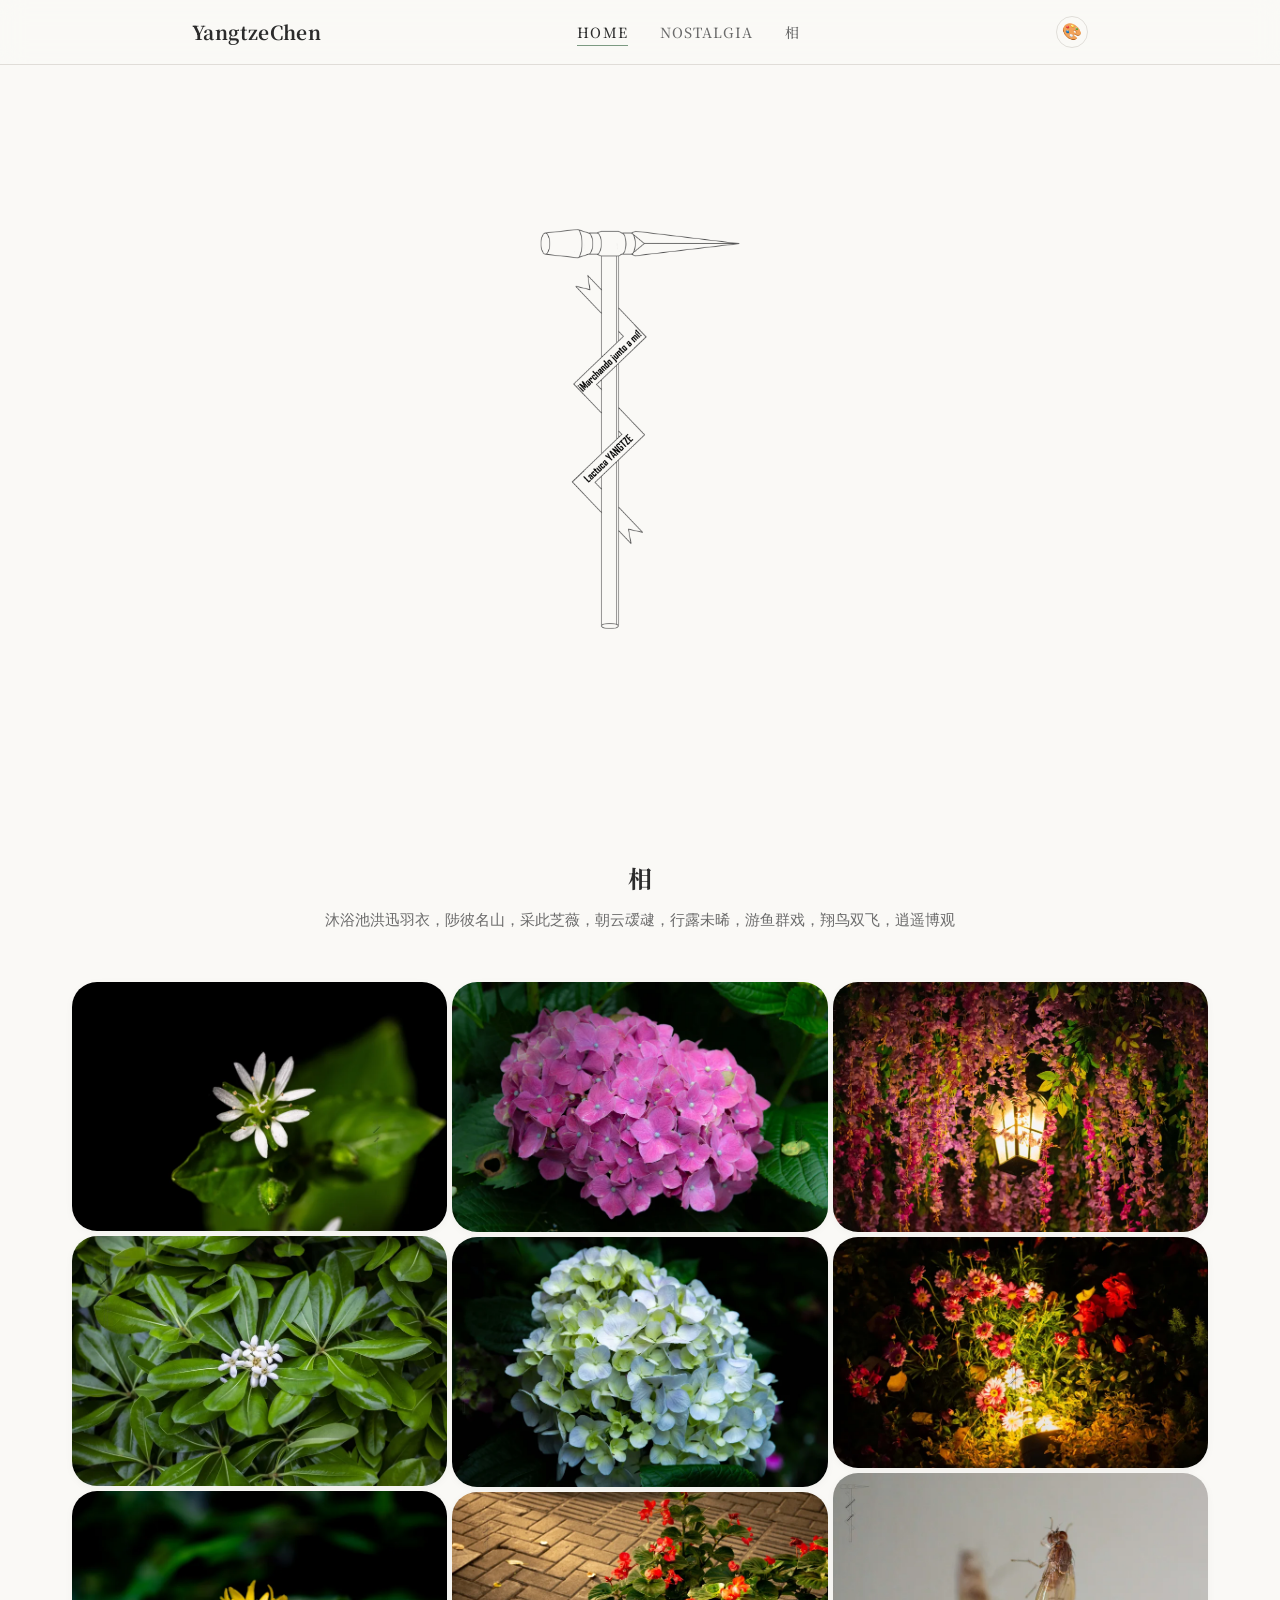
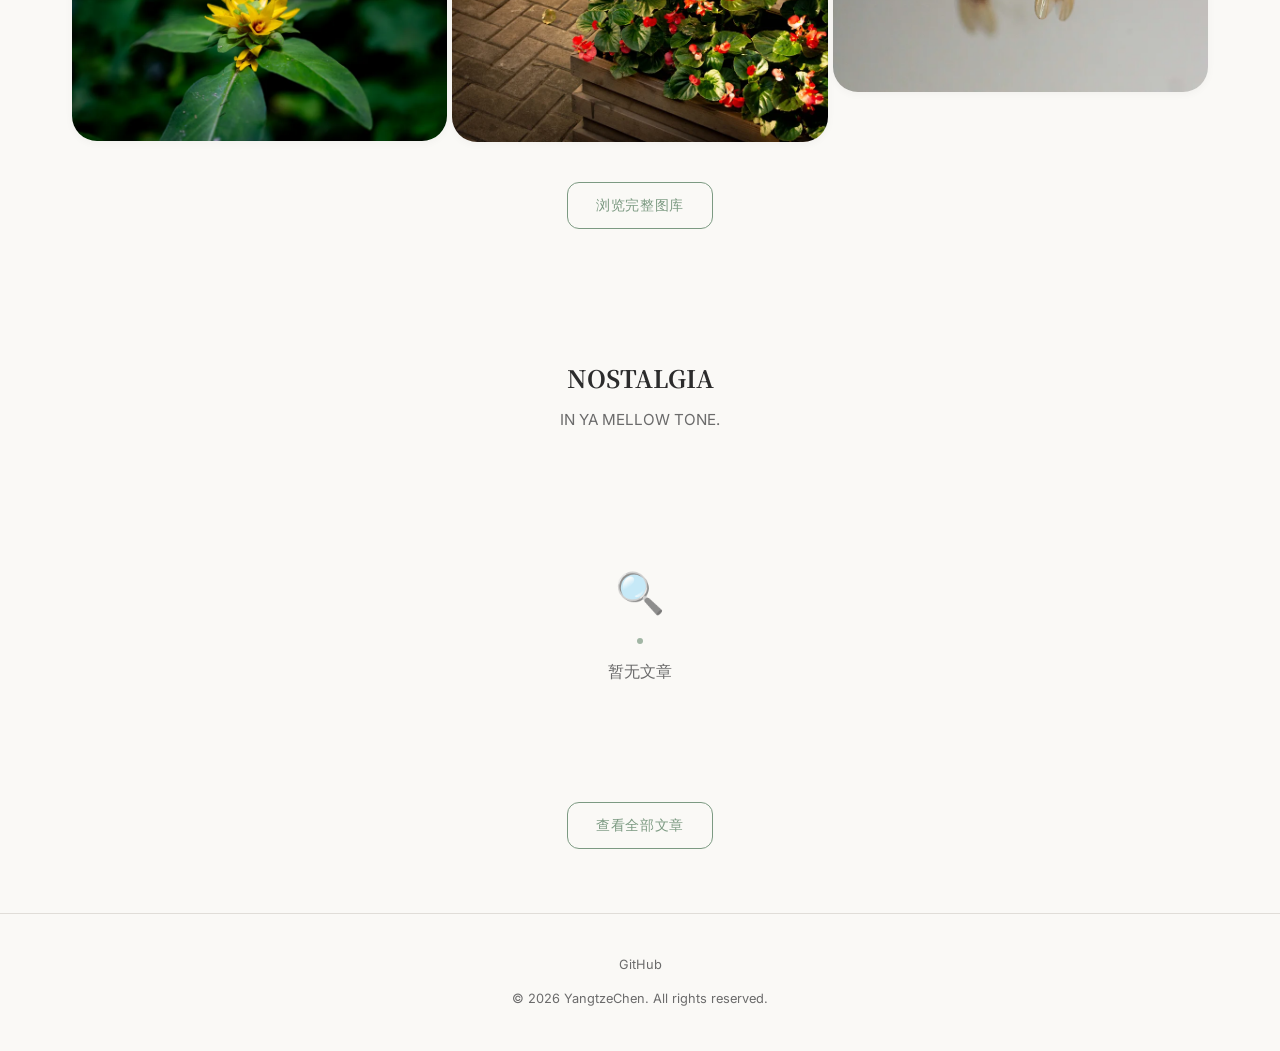
<file: index.html>
<!DOCTYPE html>
<html lang="zh-CN">

<head>
  <meta charset="UTF-8">
  <meta name="viewport" content="width=device-width, initial-scale=1.0">
  <title>何时倚虚幌?</title>
  <meta name="description" content="YangtzeChen 的个人博客 — 记录思考、创作与生活。">
  <link rel="stylesheet" href="css/style.css">
</head>

<body>

  <!-- Navigation -->
  <nav class="site-nav" id="site-nav">
    <div class="container nav-inner">
      <a href="/" class="nav-logo">YangtzeChen</a>
      <button class="nav-toggle" id="nav-toggle" aria-label="Toggle navigation">
        <span></span><span></span><span></span>
      </button>
      <ul class="nav-links" id="nav-links">
        <li><a href="/" class="active">HOME</a></li>
        <li><a href="/blog/">NOSTALGIA</a></li>
        <li><a href="/gallery/">相</a></li>
      </ul>
      <div class="theme-picker" id="theme-picker">
        <button class="theme-toggle-btn" aria-label="切换主题">🎨</button>
        <div class="theme-dropdown"></div>
      </div>
    </div>
  </nav>

  <!-- Hero
  <section class="hero fade-in">
    <div class="container">
      <p class="hero-greeting">Welcome to here!</p>
      <h1>我是 YangtzeChen</h1>
      <p class="hero-sub">
        在这里,记录影像。
      </p>
      <div class="hero-divider"></div>
    </div>
  </section>
  -->

  <!-- About
  <section class="section fade-in">
    <div class="container">
      <h2 class="section-title">关于我</h2>
      <p class="section-subtitle">
        一个热爱探索和记录生活的人。喜欢摄影、技术和不期而遇的风景。
      </p>
    </div>
  </section>
  -->



  <!-- Home Logo Section -->
  <section class="home-logo-section fade-in">
    <div class="container text-center" style="display: flex; justify-content: center; align-items: center; margin-bottom: 2rem;">
      <img class="home-logo" src="[data-uri]" class="home-logo" alt="Logo">
    </div>
  </section>
<section class="section fade-in" id="latest-photography-section">
    <div class="container-wide">

      <h2 class="section-title">相</h2>
      <p class="section-subtitle">沐浴池洪迅羽衣，陟彼名山，采此芝薇，朝云叆叇，行露未晞，游鱼群戏，翔鸟双飞，逍遥博观</p>
      <div class="gallery-masonry" id="latest-photography">
        <div class="spinner"></div>
      </div>
      <div class="text-center" style="margin-top: 2.5rem;">
        <a href="/gallery/" class="btn">浏览完整图库</a>
      </div>
    </div>
  </section>

  <!-- Latest Posts -->
  <section class="section fade-in" id="latest-posts-section">
    <div class="container">
      <h2 class="section-title">NOSTALGIA</h2>
      <p class="section-subtitle">IN YA MELLOW TONE.</p>
      <div class="post-grid" id="latest-posts">
        <div class="spinner"></div>
      </div>
      <div class="text-center" style="margin-top: 2.5rem;">
        <a href="/blog/" class="btn">查看全部文章</a>
      </div>
    </div>
  </section>

  <!-- Footer -->
  <footer class="site-footer">
    <div class="container">
      <div class="footer-social">
        <a href="https://github.com/YangtzeChen" target="_blank" rel="noopener" aria-label="GitHub">GitHub</a>
      </div>
      <p>&copy; 2026 YangtzeChen. All rights reserved.</p>
    </div>
  </footer>

  <script src="/js/marked.min.js"></script>
  <script src="js/main.js"></script>
</body>

</html>
</file>
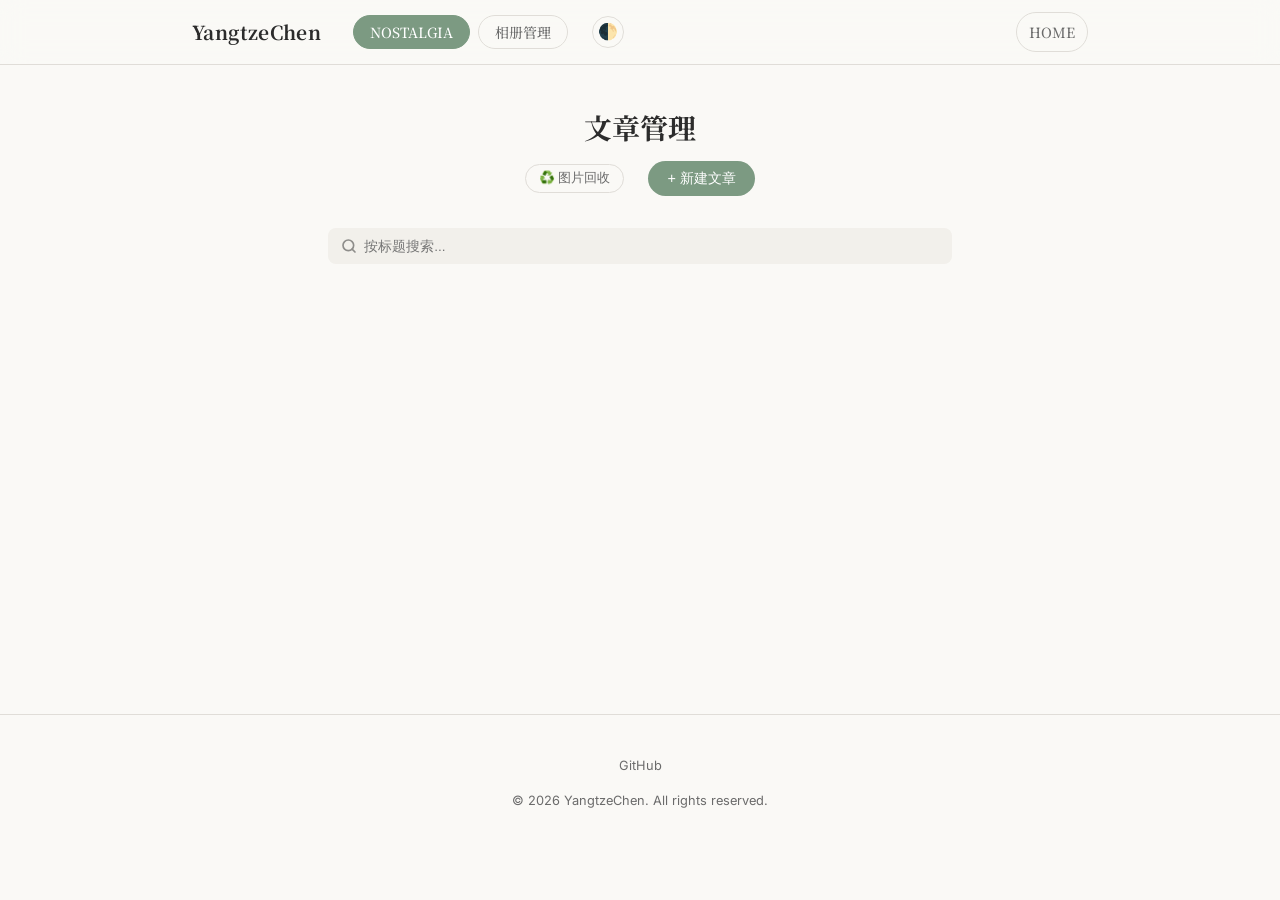
<file: admin/index.html>
<!DOCTYPE html>
<html lang="zh-CN">
<head>
  <meta charset="UTF-8">
  <meta name="viewport" content="width=device-width, initial-scale=1.0">
  <title>工作台</title>
  <link rel="stylesheet" href="/css/style.css">
  <link rel="stylesheet" href="/admin/css/cms.css">
  <link href="https://cdn.quilljs.com/1.3.7/quill.snow.css" rel="stylesheet">
</head>
<body>

  <!-- 管理导航 -->
  <nav class="cms-nav">
    <div class="container nav-inner">
      <a href="/" class="cms-logo">YangtzeChen</a>
      <div class="cms-tabs" style="position: relative; z-index: 101;">
        <button id="tab-articles" class="active" data-tab="articles">NOSTALGIA</button>
        <button id="tab-gallery" data-tab="gallery">相册管理</button>
      </div>
      
      <!-- Theme Picker -->
      <div class="theme-picker">
        <button class="theme-toggle-btn" id="theme-toggle-btn" aria-label="Toggle Theme">
          🌓
        </button>
        <div class="theme-dropdown" id="theme-dropdown">
          <button class="theme-dot active" data-theme="light" style="--dot-color: #FAF9F6;" title="Light"></button>
          <button class="theme-dot" data-theme="dark" style="--dot-color: #1a1a2e;" title="Dark"></button>
          <button class="theme-dot" data-theme="pale-red" style="--dot-color: #FFF5F5;" title="Pale Red"></button>
          <button class="theme-dot" data-theme="water-blue" style="--dot-color: #F0F8FF;" title="Water Blue"></button>
          <button class="theme-dot" data-theme="grass-green" style="--dot-color: #F5FFF5;" title="Grass Green"></button>
        </div>
      </div>

      <a href="/" class="cms-back">HOME</a>
    </div>
  </nav>

  <!-- 主内容 -->
  <main class="cms-main">

    <!-- 文章列表 -->
    <section class="section" id="list-view">
      <div class="container">
        <div class="section-head">
          <h1 class="section-title">文章管理</h1>
          <div class="section-actions">
            <button id="btn-recycle-images" class="btn-ghost btn-sm" title="清理 blog_image 中未使用的图片">♻️ 图片回收</button>
            <button id="btn-new-article" class="btn-primary">+ 新建文章</button>
          </div>
        </div>
        <!-- 搜索功能 -->
        <div class="cms-search-container">
          <div class="cms-search-wrap">
            <input type="text" id="cms-search-input" class="field-input" placeholder="按标题搜索...">
            <span class="search-icon">
              <svg viewBox="0 0 24 24"><circle cx="11" cy="11" r="8"></circle><line x1="21" y1="21" x2="16.65" y2="16.65"></line></svg>
            </span>
          </div>
        </div>
      </div>
      <div class="container-wide">
        <div class="post-grid" id="article-list"></div>
      </div>
    </section>

    <!-- 相册管理 -->
    <section class="section" id="gallery-manager-view" style="display:none;">
      <div class="container">
        <div class="section-head">
          <h1 class="section-title">相册管理</h1>
          <p class="section-subtitle">管理 Gallery 文件夹中的照片</p>
          <div class="section-actions">
            <button id="btn-upload-gallery" class="btn-primary">+ 上传照片</button>
          </div>
        </div>
      </div>
      <div class="container-wide">
        <div class="gallery-manager-grid" id="gallery-manager-list">
          <div class="spinner"></div>
        </div>
      </div>
    </section>

    <!-- 照片上传弹窗 -->
    <div id="gallery-upload-modal" class="auth-overlay" style="display:none;">
      <div class="auth-card fade-in">
        <h2 class="auth-title">上传照片</h2>
        <p class="auth-desc">照片将存储在 Gallery 文件夹，可用于全站展示及文章引用。</p>
        
        <form id="gallery-upload-form">
          <div class="field-group">
            <label class="field-label">照片文件</label>
            <div class="upload-area" id="gallery-drop-zone">
              <input type="file" id="gallery-file-input" accept="image/*" style="display:none;">
              <div class="upload-placeholder">
                <span class="icon">📷</span>
                <p>点击或拖拽上传</p>
              </div>
              <img id="gallery-preview-img" class="upload-preview" style="display:none;">
            </div>
          </div>

          <div class="field-group">
            <label class="field-label">标题 (小于20字)</label>
            <input type="text" id="gallery-title-input" class="field-input" maxlength="20" placeholder="为照片起个名字" required>
          </div>

          <div class="field-group">
            <label class="field-label">描述 (小于200字)</label>
            <textarea id="gallery-desc-input" class="field-input" maxlength="200" rows="3" placeholder="添加一段背后的故事..."></textarea>
          </div>

          <div class="auth-actions mt-4">
            <button type="button" id="btn-cancel-upload" class="btn-secondary">取消</button>
            <button type="submit" id="btn-confirm-upload" class="btn-primary">开始上传</button>
          </div>
        </form>


      </div>
    </div>

    <!-- 相册选择器弹窗 (用于 Quill 引用) -->
    <div id="gallery-picker-modal" class="auth-overlay" style="display:none;">
      <div class="auth-card fade-in" style="max-width: 600px;">
        <h2 class="auth-title">从相册选择照片</h2>
        <p class="auth-desc">点击照片以将其插入文章正文。</p>
        <div class="cover-gallery-grid" id="quill-gallery-grid" style="max-height: 400px; grid-template-columns: repeat(auto-fill, minmax(110px, 1fr));">
          <!-- 动态加载 -->
        </div>
        <div class="auth-actions mt-4">
          <button type="button" id="btn-close-picker" class="btn-secondary">退出</button>
        </div>
      </div>
    </div>

    <!-- 文章编辑表单 -->
    <section class="post-article" id="form-view" style="display:none;">
      <div class="container">
        <a href="#" class="back-link" id="back-to-list">← 返回列表</a>
        <div class="form-card">
          <div class="form-card-header">
            <h1 id="form-title" class="form-card-title">保存并同步</h1>
            <div class="form-card-actions">
              <button type="button" id="btn-publish" class="btn-primary">保存并同步到 GitHub</button>
            </div>
          </div>

          <form id="article-form" class="form-fields">
            <!-- 隐藏字段：slug -->
            <input type="hidden" id="post-slug">

            <!-- 日期（自动填充，不可见） -->
            <input type="hidden" id="post-date">
            <input type="hidden" id="post-updated">

            <!-- 标题 -->
            <div class="field-group">
              <label class="field-label" for="post-title">标题 <span id="title-count" class="char-count">0/50</span></label>
              <input type="text" id="post-title" class="field-input" maxlength="50" placeholder="输入文章标题" required>
            </div>

            <!-- 摘要 -->
            <div class="field-group">
              <label class="field-label" for="post-excerpt">摘要 <span id="excerpt-count" class="char-count">0/300</span></label>
              <textarea id="post-excerpt" class="field-input" maxlength="300" rows="3" placeholder="输入文章摘要（可选）"></textarea>
            </div>

            <!-- 封面 -->
            <!-- 封面 -->
            <div class="cover-layout">
              <!-- 第一框：封面色 -->
              <div class="cover-box">
                <label class="field-label">封面色</label>
                <div class="color-picker-wrap" id="color-picker-wrap">
                  <div class="color-presets" id="color-presets">
                    <button type="button" class="color-preset" data-color="#E98181" style="background: linear-gradient(135deg, #E98181, #E5966D)"></button>
                    <button type="button" class="color-preset" data-color="#70ABA7" style="background: linear-gradient(135deg, #70ABA7, #6B918D)"></button>
                    <button type="button" class="color-preset" data-color="#68A1AE" style="background: linear-gradient(135deg, #68A1AE, #5891B7)"></button>
                    <button type="button" class="color-preset" data-color="#8C7D92" style="background: linear-gradient(135deg, #8C7D92, #7F6889)"></button>
                    <button type="button" class="color-preset" data-color="#CE9437" style="background: linear-gradient(135deg, #CE9437, #C18047)"></button>
                    <button type="button" class="color-preset" data-color="#53A777" style="background: linear-gradient(135deg, #53A777, #478E65)"></button>
                    <button type="button" class="color-preset" data-color="#C6675D" style="background: linear-gradient(135deg, #C6675D, #9D564E)"></button>
                    <button type="button" class="color-preset" data-color="#3A9C89" style="background: linear-gradient(135deg, #3A9C89, #318574)"></button>
                  </div>
                  <div class="custom-color-row">
                    <input type="color" id="custom-color" value="#E98181">
                    <input type="text" id="custom-color-text" class="field-input custom-color-text" value="#E98181" placeholder="#RRGGBB" maxlength="7">
                  </div>
                </div>
              </div>

              <!-- 第二框：封面图片 -->
              <div class="cover-box">
                <label class="field-label">封面图片</label>
                <div class="cover-image-picker">
                  <div class="cover-tabs">
                    <button type="button" class="active" data-mode="gallery">相册</button>
                    <button type="button" data-mode="url">URL</button>
                    <button type="button" data-mode="upload">上传</button>
                  </div>
                    <div class="cover-mode-content">
                      <div id="cover-gallery-wrap">
                        <button type="button" id="btn-open-cover-picker" class="btn-ghost w-full" style="padding: 2rem; border-style: dashed; border-radius: 8px;">
                          🖼️ 从相册选择照片
                        </button>
                      </div>
                      <div id="cover-url-wrap" style="display:none" class="upload-row">
                      <input type="url" id="cover-url-input" class="field-input" placeholder="输入图片URL，如 https://...">
                      <button type="button" id="btn-apply-url" class="btn-primary btn-sm" style="white-space:nowrap; border-radius:6px; margin-left:8px;">确定</button>
                    </div>
                    <div id="cover-upload-wrap" style="display:none" class="upload-row">
                      <label for="cover-upload-input" class="upload-label btn-ghost btn-sm">选择文件</label>
                      <input type="file" id="cover-upload-input" accept="image/*">
                    </div>
                    <button type="button" id="btn-clear-cover" class="btn-ghost btn-sm" style="display:none">清除</button>
                  </div>
                </div>
              </div>

              <!-- 第三框：预览 -->
              <div class="cover-box">
                <div style="display:flex; justify-content:space-between; align-items:center;">
                  <label class="field-label">预览 (可拖动缩放裁切)</label>
                  <button type="button" id="btn-autofit" class="btn-ghost btn-sm" style="color:#53A777; border-color:#53A777; padding: 0.15rem 0.4rem; border-radius: 4px; font-size:0.75rem;">自适应</button>
                </div>
                <div class="cover-preview" id="cover-preview" style="margin-top: 0.5rem;">
                  <div class="post-card-body" id="cover-overlay-sync" style="z-index: 10; display: flex;">
                    <div class="post-card-header-row">
                      <h3 class="post-card-title" id="sync-title">无标题</h3>
                      <div class="post-card-dates">
                        <span class="post-time-brief" id="sync-lt">LT: </span>
                        <span class="post-time-brief" id="sync-ct">CT: </span>
                      </div>
                    </div>
                    <p class="post-card-excerpt" id="sync-excerpt"></p>
                  </div>
                </div>
                <div class="cover-zoom-ctrl" id="cover-zoom-ctrl" style="display:none; margin-top:0.75rem; align-items:center; gap: 0.5rem; font-size: 0.8rem; color: var(--text-muted);">
                  <span>🔍 小</span>
                  <input type="range" id="cover-zoom-range" min="0.1" max="5" step="0.01" value="1" style="flex:1; cursor: pointer;">
                  <span>大</span>
                </div>
              </div>
            </div>

            <!-- 可见性 -->
            <div class="field-item flex-between">
              <label class="field-label">公开显示</label>
              <label class="switch">
                <input type="checkbox" id="post-visible" checked>
                <span class="slider round"></span>
              </label>
            </div>
            
            <!-- 正文 -->
            <div class="field-group">
              <label class="field-label">正文</label>
              <div id="quill-editor" style="height: 400px;"></div>
            </div>
          </form>
          

        </div>
      </div>
    </section>

    <!-- 权限认证弹窗 (Aero Style) -->
    <div id="cms-auth-modal" class="auth-overlay" style="display:none;">
      <div class="auth-card fade-in">
        <h2 class="auth-title">权限认证</h2>
        <p class="auth-desc">请输入您的 GitHub 访问令牌与会话 PIN 码以解锁。一旦关闭页面，登录状态将立即销毁。</p>
        
        <div id="auth-setup-fields">
          <div class="field-group">
            <label class="field-label">GitHub Personal Access Token (PAT)</label>
            <input type="password" id="auth-token-input" class="field-input" placeholder="ghp_xxxxxxxxxxxx">
          </div>
        </div>

        <div class="field-group">
          <label class="field-label">会话解锁 PIN 码 (Session PIN)</label>
          <input type="password" id="auth-pin-input" class="field-input" placeholder="输入 4-8 位数字或字母">
        </div>

        <div class="auth-actions">
          <button id="btn-auth-unlock" class="btn-primary w-full">解锁后台</button>
        </div>
        <p class="auth-footer">Token 将进行 AES-GCM 加密并仅存于会话缓存中。</p>
      </div>
    </div>

  <!-- Global UI Mutex Lock (Anti-collision) -->
  <div id="global-mutex-overlay" class="mutex-overlay" style="display:none;">
    <div class="mutex-content">
      <div class="mutex-spinner"></div>
      <p id="mutex-text" class="mutex-text">正在同步至 GitHub，请勿关闭页面...</p>
      <div id="mutex-countdown" class="mutex-countdown" style="display:none; font-size: 1.5rem; font-weight: bold; color: var(--accent); margin: 10px 0;"></div>
      <div class="mutex-progress">
        <div id="mutex-bar" class="mutex-progress-bar" style="width: 0%;"></div>
      </div>
      <p id="mutex-step" class="mutex-step"></p>
    </div>
  </div>

  <footer class="site-footer">
    <div class="container">
      <div class="footer-social">
        <a href="https://github.com/YangtzeChen" target="_blank" rel="noopener">GitHub</a>
      </div>
      <p>&copy; 2026 YangtzeChen. All rights reserved.</p>
    </div>
  </footer>

  <script src="https://cdn.quilljs.com/1.3.7/quill.min.js"></script>
  <script src="/admin/js/auth.js?v=0326.3"></script>
  <script src="/admin/js/github.js?v=0326.3"></script>
  <script src="/admin/js/app.js?v=0326.5"></script>
</body>
</html>
</file>
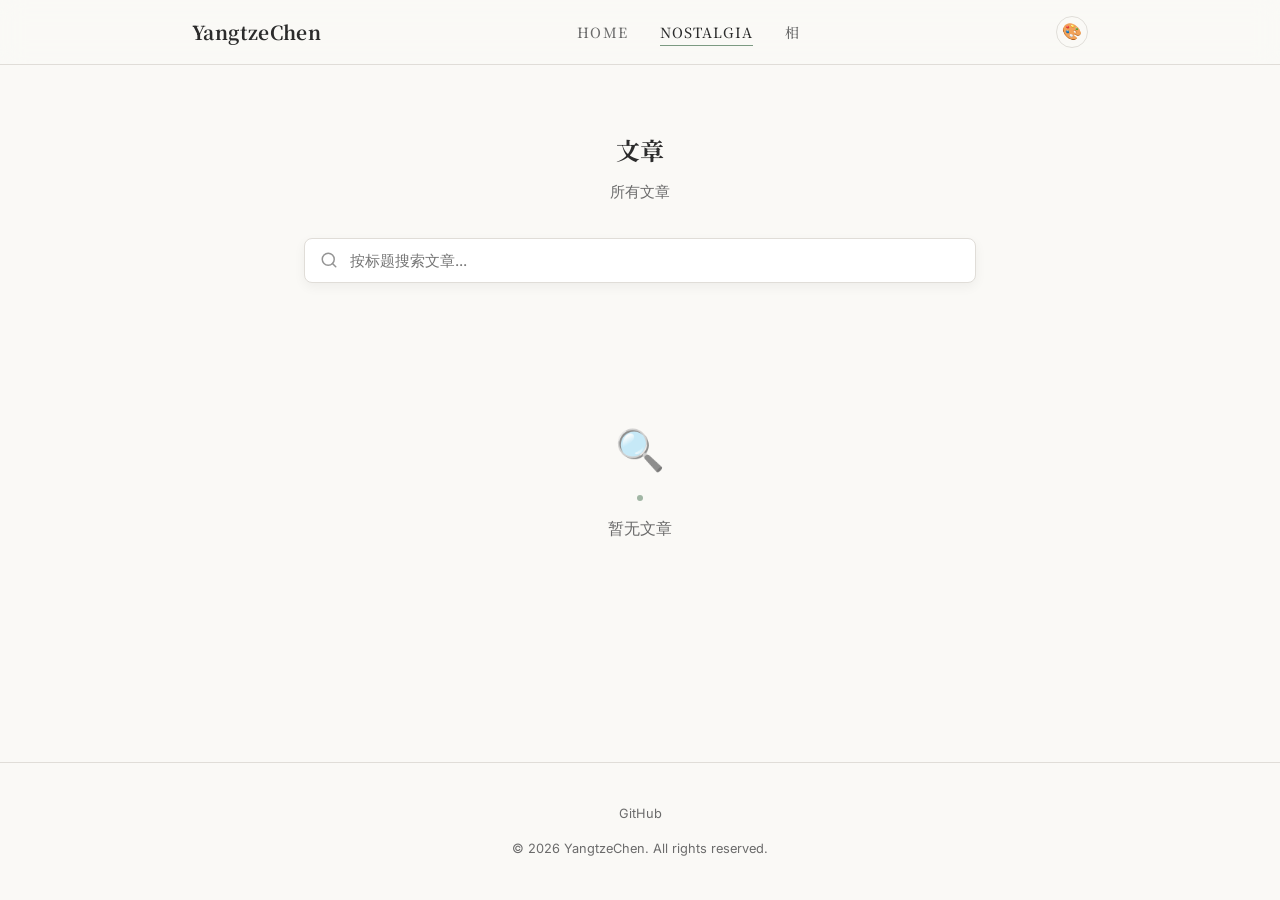
<file: blog/index.html>
<!DOCTYPE html>
<html lang="zh-CN">
<head>
  <meta charset="UTF-8">
  <meta name="viewport" content="width=device-width, initial-scale=1.0">
  <title>文章 — YangtzeChen</title>
  <meta name="description" content="YangtzeChen 的博客文章列表。">
  <link rel="stylesheet" href="/css/style.css">
</head>
<body>

  <!-- Navigation -->
  <nav class="site-nav" id="site-nav">
    <div class="container nav-inner">
      <a href="/" class="nav-logo">YangtzeChen</a>
      <button class="nav-toggle" id="nav-toggle" aria-label="Toggle navigation">
        <span></span><span></span><span></span>
      </button>
      <ul class="nav-links" id="nav-links">
        <li><a href="/">HOME</a></li>
        <li><a href="/blog/" class="active">NOSTALGIA</a></li>
        <li><a href="/gallery/">相</a></li>
      </ul>
      <div class="theme-picker" id="theme-picker">
        <button class="theme-toggle-btn" aria-label="切换主题">🎨</button>
        <div class="theme-dropdown"></div>
      </div>
    </div>
  </nav>

  <!-- Blog List View -->
  <section class="section" id="blog-list-view">
    <div class="container">
      <h1 class="section-title fade-in">文章</h1>
      <p class="section-subtitle fade-in">所有文章</p>
      
      <!-- 搜索框 -->
      <div class="blog-search-container fade-in">
        <div class="blog-search-wrap">
          <input type="text" id="blog-search-input" placeholder="按标题搜索文章...">
          <span class="search-icon">
            <svg viewBox="0 0 24 24"><circle cx="11" cy="11" r="8"></circle><line x1="21" y1="21" x2="16.65" y2="16.65"></line></svg>
          </span>
        </div>
      </div>
      <div class="post-grid" id="all-posts">
        <div class="spinner"></div>
      </div>
    </div>
  </section>

  <!-- Single Post View (hidden by default) -->
  <section class="post-article" id="post-view" style="display:none;">
    <div class="container">
      <a href="#" class="back-link" id="back-to-list">← 返回列表</a>
      <div class="post-article-header" id="post-header"></div>
      <div class="post-content" id="post-body"></div>
    </div>
  </section>

  <!-- Footer -->
  <footer class="site-footer">
    <div class="container">
      <div class="footer-social">
        <a href="https://github.com/YangtzeChen" target="_blank" rel="noopener" aria-label="GitHub">GitHub</a>
      </div>
      <p>&copy; 2026 YangtzeChen. All rights reserved.</p>
    </div>
  </footer>

  <script src="/js/marked.min.js"></script>
  <script src="/js/main.js"></script>
</body>
</html>
</file>
<file: css/style.css>
/* ============================================================
   Design System — Japanese-Minimalist / Nordic-Clean
   Multi-Theme Support
   ============================================================ */

/* --- Fonts --- */
@import url('https://fonts.googleapis.com/css2?family=Noto+Serif+JP:wght@400;700&family=Inter:wght@300;400;500;600&display=swap');

/* --- Custom Properties (Light theme = default) --- */
:root,
[data-theme="light"] {
  /* Palette */
  --bg:          #FAF9F6;
  --bg-alt:      #F2F0EB;
  --text:        #2C2C2C;
  --text-muted:  #6B6B6B;
  --accent:      #7C9A82;
  --accent-soft: #A8C5AE;
  --rose:        #D4A5A5;
  --rose-soft:   #E8CACA;
  --border:      #E0DDD8;
  --shadow:      rgba(0, 0, 0, 0.05);
  --white:       #FFFFFF;
  --card-bg:     #FFFFFF;
  --nav-bg:      rgba(250, 249, 246, 0.85);
  --logo-invert: 0;

  /* Typography */
  --font-heading: 'Noto Serif JP', 'Georgia', serif;
  --font-body:    'Inter', 'Helvetica Neue', sans-serif;

  /* Sizes */
  --max-w:   960px;
  --max-w-wide: 1200px;
  --gap:     2rem;
  --radius:  12px;

  /* Transitions */
  --ease: cubic-bezier(0.25, 0.46, 0.45, 0.94);
}

/* --- Dark Theme --- */
[data-theme="dark"] {
  --bg:          #1a1a2e;
  --bg-alt:      #16213e;
  --text:        #E0E0E0;
  --text-muted:  #9A9AB0;
  --accent:      #7EC8A0;
  --accent-soft: #5BA882;
  --rose:        #E8A0A0;
  --rose-soft:   #C17878;
  --border:      #2C2C48;
  --shadow:      rgba(0, 0, 0, 0.25);
  --white:       #22223A;
  --card-bg:     #22223A;
  --nav-bg:      rgba(26, 26, 46, 0.92);
  --logo-invert: 1;
}

/* --- Pale Red Theme (莫兰迪红) --- */
[data-theme="pale-red"] {
  --bg:          #FFF5F5;
  --bg-alt:      #FCEAEA;
  --text:        #3D2C2C;
  --text-muted:  #8C6B6B;
  --accent:      #C17C74;
  --accent-soft: #D4A09A;
  --rose:        #B85C5C;
  --rose-soft:   #E8C4C4;
  --border:      #F0D4D4;
  --shadow:      rgba(193, 124, 116, 0.08);
  --white:       #FFFFFF;
  --card-bg:     #FFFFFF;
  --nav-bg:      rgba(255, 245, 245, 0.88);
  --logo-invert: 0;
}

/* --- Water Blue Theme (水蓝) --- */
[data-theme="water-blue"] {
  --bg:          #F0F8FF;
  --bg-alt:      #E1F0FC;
  --text:        #2C3640;
  --text-muted:  #6E8494;
  --accent:      #6BA3BE;
  --accent-soft: #92C5DA;
  --rose:        #A0C4D4;
  --rose-soft:   #C8E0EC;
  --border:      #D0E4F0;
  --shadow:      rgba(107, 163, 190, 0.08);
  --white:       #FFFFFF;
  --card-bg:     #FFFFFF;
  --nav-bg:      rgba(240, 248, 255, 0.88);
  --logo-invert: 0;
}

/* --- Grass Green Theme (草绿) --- */
[data-theme="grass-green"] {
  --bg:          #F5FFF5;
  --bg-alt:      #E6F7E6;
  --text:        #2C3A2C;
  --text-muted:  #6B8C6B;
  --accent:      #6B9E6B;
  --accent-soft: #92C492;
  --rose:        #A0C4A0;
  --rose-soft:   #C8E0C8;
  --border:      #D0E8D0;
  --shadow:      rgba(107, 158, 107, 0.08);
  --white:       #FFFFFF;
  --card-bg:     #FFFFFF;
  --nav-bg:      rgba(245, 255, 245, 0.88);
  --logo-invert: 0;
}

/* --- Reset --- */
*, *::before, *::after { box-sizing: border-box; margin: 0; padding: 0; }

html {
  scroll-behavior: smooth;
  font-size: 16px;
}

body {
  font-family: var(--font-body);
  color: var(--text);
  background: var(--bg);
  line-height: 1.75;
  -webkit-font-smoothing: antialiased;
  min-height: 100vh;
  display: flex;
  flex-direction: column;
  transition: background 0.4s var(--ease), color 0.4s var(--ease);
}

img { max-width: 100%; display: block; }
a   { color: var(--accent); text-decoration: none; transition: color 0.3s var(--ease); }
a:hover { color: var(--rose); }

/* --- Utilities --- */
.container      { max-width: var(--max-w); margin: 0 auto; padding: 0 var(--gap); }
.container-wide { max-width: var(--max-w-wide); margin: 0 auto; padding: 0 var(--gap); }
.sr-only { position: absolute; width: 1px; height: 1px; overflow: hidden; clip: rect(0 0 0 0); }

/* --- Fade-in Animation --- */
.fade-in {
  opacity: 0;
  transform: translateY(24px);
  transition: opacity 0.7s var(--ease), transform 0.7s var(--ease);
}
.fade-in.visible {
  opacity: 1;
  transform: translateY(0);
}

/* --- Home Logo --- */
.home-logo-section {
  padding: 4rem 0 2rem;
}
.home-logo {
  height: 600px;
  width: auto;
  filter: invert(var(--logo-invert));
  transition: filter 0.4s var(--ease);
  object-fit: contain;
}
@media (max-width: 640px) {
  .home-logo { height: 360px; }
}

/* ============================================================
   Navigation
   ============================================================ */
.site-nav {
  position: sticky;
  top: 0;
  z-index: 100;
  background: var(--nav-bg);
  backdrop-filter: blur(12px);
  -webkit-backdrop-filter: blur(12px);
  border-bottom: 1px solid var(--border);
  transition: background 0.4s var(--ease), border-color 0.4s var(--ease);
}

.nav-inner {
  display: flex;
  align-items: center;
  justify-content: space-between;
  height: 64px;
}

.nav-logo {
  font-family: var(--font-heading);
  font-size: 1.2rem;
  font-weight: 700;
  color: var(--text);
  letter-spacing: 0.02em;
}
.nav-logo:hover { color: var(--accent); }

.nav-links {
  list-style: none;
  display: flex;
  gap: 2rem;
  align-items: center;
}

.nav-links a {
  font-family: var(--font-heading);
  font-size: 0.875rem;
  font-weight: 500;
  color: var(--text-muted);
  text-transform: uppercase;
  letter-spacing: 0.08em;
  position: relative;
  padding-bottom: 2px;
}

.nav-links a::after {
  content: '';
  position: absolute;
  bottom: -2px;
  left: 0;
  width: 0;
  height: 1.5px;
  background: var(--accent);
  transition: width 0.3s var(--ease);
}

.nav-links a:hover,
.nav-links a.active {
  color: var(--text);
}

.nav-links a:hover::after,
.nav-links a.active::after {
  width: 100%;
}

/* ---- Theme Picker ---- */
.theme-picker {
  position: relative;
  display: flex;
  align-items: center;
}

.theme-toggle-btn {
  background: none;
  border: 1.5px solid var(--border);
  border-radius: 50%;
  width: 32px;
  height: 32px;
  display: flex;
  align-items: center;
  justify-content: center;
  cursor: pointer;
  font-size: 1rem;
  line-height: 1;
  transition: border-color 0.3s var(--ease), transform 0.3s var(--ease);
}
.theme-toggle-btn:hover {
  border-color: var(--accent);
  transform: rotate(15deg);
}

.theme-dropdown {
  position: absolute;
  top: calc(100% + 10px);
  right: 0;
  background: var(--card-bg);
  border: 1px solid var(--border);
  border-radius: 12px;
  padding: 0.5rem;
  display: flex;
  gap: 0.4rem;
  opacity: 0;
  visibility: hidden;
  transform: translateY(-6px);
  transition: opacity 0.25s var(--ease), transform 0.25s var(--ease), visibility 0.25s;
  box-shadow: 0 8px 24px var(--shadow);
  z-index: 200;
}
.theme-dropdown.open {
  opacity: 1;
  visibility: visible;
  transform: translateY(0);
}

.theme-dot {
  width: 26px;
  height: 26px;
  border-radius: 50%;
  border: 2px solid var(--border);
  background: var(--dot-color);
  cursor: pointer;
  transition: transform 0.2s var(--ease), border-color 0.2s var(--ease), box-shadow 0.2s var(--ease);
  padding: 0;
}
.theme-dot:hover {
  transform: scale(1.15);
  border-color: var(--accent);
}
.theme-dot.active {
  border-color: var(--accent);
  box-shadow: 0 0 0 2px var(--accent-soft);
}

/* Mobile menu toggle */
.nav-toggle {
  display: none;
  background: none;
  border: none;
  cursor: pointer;
  width: 28px;
  height: 20px;
  position: relative;
}
.nav-toggle span {
  display: block;
  width: 100%;
  height: 2px;
  background: var(--text);
  position: absolute;
  left: 0;
  transition: all 0.3s var(--ease);
}
.nav-toggle span:nth-child(1) { top: 0; }
.nav-toggle span:nth-child(2) { top: 9px; }
.nav-toggle span:nth-child(3) { top: 18px; }

.nav-toggle.open span:nth-child(1) { transform: rotate(45deg); top: 9px; }
.nav-toggle.open span:nth-child(2) { opacity: 0; }
.nav-toggle.open span:nth-child(3) { transform: rotate(-45deg); top: 9px; }

/* ============================================================
   Hero
   ============================================================ */
.hero {
  padding: 6rem 0 4rem;
  text-align: center;
}

.hero-greeting {
  font-family: var(--font-body);
  font-size: 0.875rem;
  font-weight: 500;
  text-transform: uppercase;
  letter-spacing: 0.15em;
  color: var(--accent);
  margin-bottom: 1rem;
}

.hero h1 {
  font-family: var(--font-heading);
  font-size: clamp(2rem, 5vw, 3.2rem);
  font-weight: 700;
  line-height: 1.25;
  margin-bottom: 1.25rem;
}

.hero-sub {
  font-size: 1.1rem;
  color: var(--text-muted);
  max-width: 560px;
  margin: 0 auto 2.5rem;
  line-height: 1.8;
}

.hero-divider {
  width: 48px;
  height: 2px;
  background: var(--accent);
  margin: 0 auto;
  border-radius: 1px;
}

/* ============================================================
   Section Helpers
   ============================================================ */
.section {
  padding: 4rem 0;
  background: var(--bg);
}

.section-title {
  font-family: var(--font-heading);
  font-size: 1.5rem;
  font-weight: 700;
  text-align: center;
  margin-bottom: 0.5rem;
}

.section-subtitle {
  text-align: center;
  color: var(--text-muted);
  font-size: 0.95rem;
  margin-bottom: 3rem;
}

/* --- Blog Search Bar --- */
.blog-search-container {
  display: flex;
  justify-content: center;
  margin-bottom: 3.5rem;
  margin-top: -1rem;
}

.blog-search-wrap {
  position: relative;
  width: 75%; /* 占据页面 75% */
  max-width: 800px;
}

.blog-search-wrap input {
  width: 100%;
  padding: 0.75rem 1rem 0.75rem 2.8rem;
  border: 1.5px solid var(--border);
  border-radius: 8px; /* 轻微圆角 */
  background: var(--card-bg);
  color: var(--text);
  font-family: var(--font-body);
  font-size: 0.95rem;
  transition: all 0.3s var(--ease);
  box-shadow: 0 4px 12px var(--shadow);
}

.blog-search-wrap input:focus {
  outline: none;
  border-color: var(--accent);
  box-shadow: 0 8px 24px var(--shadow);
}

.blog-search-wrap .search-icon {
  position: absolute;
  left: 1rem;
  top: 50%;
  transform: translateY(-50%);
  width: 18px;
  height: 18px;
  opacity: 0.5;
  pointer-events: none;
  color: var(--text);
  display: flex;
  align-items: center;
  justify-content: center;
}

.blog-search-wrap .search-icon svg {
  width: 100%;
  height: 100%;
  stroke: currentColor;
  stroke-width: 2;
  stroke-linecap: round;
  stroke-linejoin: round;
  fill: none;
}

@media (max-width: 768px) {
  .blog-search-container { margin-bottom: 2.5rem; }
  .blog-search-wrap { width: 100%; }
}

/* ============================================================
   Blog Cards — 500px Media-Asset Gallery Style
   ============================================================ */
.post-grid {
  display: grid;
  grid-template-columns: repeat(auto-fill, minmax(320px, 1fr));
  gap: 2.5rem;
}

.post-card {
  position: relative;
  border-radius: 12px;
  overflow: hidden;
  border: none;
  box-shadow: 0 4px 16px rgba(0,0,0,0.06);
  transition: transform 0.4s var(--ease), box-shadow 0.4s var(--ease);
  cursor: pointer;
}

.post-card:hover {
  transform: translateY(-6px) scale(1.01);
  box-shadow: 0 16px 48px rgba(0,0,0,0.12);
}

.post-card:hover .post-card-thumb {
  transform: scale(1.04);
}

.post-grid:has(> .post-card:only-child) {
  display: flex;
  justify-content: center;
}
.post-grid:has(> .post-card:only-child) .post-card {
  max-width: 480px;
  width: 100%;
}

/* --- Image: forced 3:2 ratio --- */
.post-card-img-wrap {
  position: relative;
  width: 100%;
  aspect-ratio: 3 / 2;
  overflow: hidden;
  background: var(--bg-alt);
}

/* No image fallback: solid background, text fully visible */
.post-card-img-wrap:not(:has(.post-card-thumb)) {
  background: linear-gradient(135deg, var(--accent-soft) 0%, var(--bg-alt) 100%);
  display: flex;
  align-items: flex-end;
}

.post-card-thumb {
  width: 100%;
  height: 100%;
  object-fit: cover;
  display: block;
  transition: transform 0.5s var(--ease);
}

/* --- Text overlay floating at bottom of image --- */
.post-card-body {
  position: absolute;
  bottom: 0;
  left: 0;
  right: 0;
  padding: 3.5rem 1.25rem 1.25rem;
  background: linear-gradient(transparent, rgba(0,0,0,0.65));
  color: #f5f5f5;
  pointer-events: none;
  font-family: 'Noto Sans SC', 'Source Han Sans SC', 'PingFang SC', 'Microsoft YaHei', sans-serif;
  display: flex;
  flex-direction: column;
}

/* No image: body becomes normal flow, transparent background */
.post-card-img-wrap:not(:has(.post-card-thumb)) .post-card-body {
  position: relative;
  width: 100%;
  padding: 1.5rem 1.25rem 1.5rem;
  background: transparent;
  color: var(--text);
  pointer-events: auto;
}

.post-card-header-row {
  display: flex;
  justify-content: space-between;
  align-items: flex-end;
  margin-bottom: 8px;
  gap: 1rem;
}

.post-card-title {
  font-size: 16px;
  font-weight: 700;
  line-height: 1.2;
  margin: 0;
  text-shadow: 0 1px 4px rgba(0,0,0,0.5);
  flex: 1;
  color: #f5f5f5 !important;
}

.post-card-img-wrap:not(:has(.post-card-thumb)) .post-card-title {
  text-shadow: none;
  color: #f5f5f5 !important;
}

.post-card-dates {
  display: flex;
  flex-direction: column;
  align-items: flex-end;
  text-align: right;
  gap: 2px;
}

.post-time-brief {
  font-size: 13px;
  font-weight: 300;
  opacity: 0.95;
  letter-spacing: 0.02em;
  line-height: 1.2;
  text-transform: uppercase;
  color: #f5f5f5 !important;
}

.post-card-excerpt {
  color: #f5f5f5 !important;
  opacity: 0.9;
}

.post-card-img-wrap:not(:has(.post-card-thumb)) .post-time-brief {
  color: var(--text-muted);
}

.post-card-excerpt {
  font-size: 14px;
  font-weight: 200;
  color: rgba(255,255,255,0.8);
  line-height: 1.6;
  margin: 0;
  display: -webkit-box;
  -webkit-box-orient: vertical;
  -webkit-line-clamp: 2;
  line-clamp: 2;
  overflow: hidden;
  -webkit-mask-image: linear-gradient(180deg, #000 0%, #000 65%, transparent 100%);
  mask-image: linear-gradient(180deg, #000 0%, #000 65%, transparent 100%);
}

.post-card-img-wrap:not(:has(.post-card-thumb)) .post-card-excerpt {
  color: var(--text-muted);
  -webkit-mask-image: none;
  mask-image: none;
}


/* ============================================================
   Blog Post (full article view)
   ============================================================ */
.post-article {
  padding: 3rem 0 4rem;
}

.post-article-header {
  text-align: center;
  margin-bottom: 3rem;
}

.post-article-header h1 {
  font-family: var(--font-heading);
  font-size: clamp(1.6rem, 4vw, 2.4rem);
  font-weight: 700;
  margin-bottom: 1rem;
  line-height: 1.3;
}

.post-time-detail {
  display: inline-flex;
  align-items: center;
  gap: 0.5rem;
  padding: 0.5rem 1rem;
  background: var(--bg-alt);
  border-radius: 6px;
  font-size: 0.8rem;
}

.post-time-label {
  font-weight: 600;
  color: var(--accent);
  font-size: 0.7rem;
  letter-spacing: 0.05em;
}

.post-time-value {
  color: var(--text-muted);
  font-weight: 400;
}

.post-time-sep {
  color: var(--text-muted);
  opacity: 0.5;
}

.post-meta-column {
  display: inline-flex;
  flex-direction: column;
  gap: 6px;
  margin-top: 0.5rem;
  padding: 0.75rem 1.5rem;
  background: var(--bg-alt);
  border-radius: 8px;
}

.post-meta-column .post-card-date {
  font-size: 0.8rem;
  color: var(--text-muted);
  font-weight: 400;
}

.post-meta-row {
  display: flex;
  align-items: center;
  justify-content: center;
  gap: 1rem;
}

.post-edit-link {
  display: inline-flex;
  align-items: center;
  gap: 0.25rem;
  font-size: 0.8rem;
  color: var(--text-muted);
  padding: 0.25rem 0.75rem;
  border: 1px solid var(--border);
  border-radius: 999px;
  transition: all 0.3s var(--ease);
}

.post-edit-link:hover {
  color: var(--accent);
  border-color: var(--accent);
  background: rgba(124, 154, 130, 0.08);
}

.post-content {
  max-width: 680px;
  margin: 0 auto;
  font-size: 1.05rem;
  line-height: 1.85;
}

.post-content h2 {
  font-family: var(--font-heading);
  font-size: 1.4rem;
  margin: 2.5rem 0 1rem;
}

.post-content h3 {
  font-family: var(--font-heading);
  font-size: 1.15rem;
  margin: 2rem 0 0.75rem;
}

.post-content p {
  margin-bottom: 1.25rem;
}

.post-content img {
  border-radius: var(--radius);
  margin: 1.5rem 0;
}

.post-content blockquote {
  border-left: 3px solid var(--accent);
  padding-left: 1.25rem;
  color: var(--text-muted);
  margin: 1.5rem 0;
  font-style: italic;
}

.post-content code {
  background: var(--bg-alt);
  padding: 0.15em 0.4em;
  border-radius: 4px;
  font-size: 0.9em;
}

.post-content pre {
  background: var(--bg-alt);
  padding: 1.25rem;
  border-radius: var(--radius);
  overflow-x: auto;
  margin: 1.5rem 0;
}

.post-content pre code {
  background: none;
  padding: 0;
}

/* ============================================================
   Gallery - Unsplash Style Masonry Grid
   ============================================================ */
.gallery-masonry {
  columns: 3;
  column-gap: 5px;
}

.masonry-item {
  break-inside: avoid;
  margin-bottom: 5px;
  border-radius: 25px;
  overflow: hidden;
  cursor: zoom-in;
  position: relative;
  box-shadow: 0 2px 8px rgba(0,0,0,0.04);
}

.masonry-item img {
  width: 100%;
  display: block;
  transition: transform 0.5s var(--ease), filter 0.5s var(--ease);
}

.masonry-item:hover img {
  transform: scale(1.03);
  filter: brightness(0.92);
}

.masonry-overlay {
  position: absolute;
  bottom: 0; left: 0; right: 0;
  padding: 2rem 1rem 1rem;
  background: linear-gradient(transparent, rgba(0,0,0,0.65));
  color: #fff;
  opacity: 0;
  transition: opacity 0.35s var(--ease);
  pointer-events: none;
  display: flex;
  flex-direction: column;
  gap: 0.2rem;
}

.masonry-item:hover .masonry-overlay {
  opacity: 1;
}

.masonry-title {
  font-size: 0.9rem;
  font-weight: 500;
  text-shadow: 0 1px 3px rgba(0,0,0,0.8);
}

.masonry-date {
  font-size: 0.72rem;
  opacity: 0.75;
  text-shadow: 0 1px 2px rgba(0,0,0,0.6);
}

/* ============================================================
   Homepage - Latest Photography Mosaic
   ============================================================ */
.photography-mosaic {
  display: grid;
  grid-template-columns: repeat(4, 1fr);
  grid-auto-rows: 200px;
  gap: 5px;
}

.mosaic-item {
  overflow: hidden;
  border-radius: 4px;
  position: relative;
  cursor: zoom-in;
}

.mosaic-item:nth-child(1) { grid-column: span 2; grid-row: span 2; }
.mosaic-item:nth-child(2) { grid-column: span 1; grid-row: span 1; }
.mosaic-item:nth-child(3) { grid-column: span 1; grid-row: span 2; }
.mosaic-item:nth-child(4) { grid-column: span 1; grid-row: span 1; }
.mosaic-item img {
  width: 100%;
  height: 100%;
  object-fit: cover;
  transition: transform 0.5s var(--ease);
}
.mosaic-item:hover img {
  transform: scale(1.05);
}

/* ============================================================
   Advanced Lightbox (Light / Airy Detail View)
   ============================================================ */
.advanced-lightbox {
  position: fixed;
  inset: 0;
  z-index: 1000;
  background: var(--nav-bg);
  backdrop-filter: blur(8px);
  -webkit-backdrop-filter: blur(8px);
  display: flex;
  align-items: center;
  justify-content: center;
  opacity: 0;
  visibility: hidden;
  transition: opacity 0.35s var(--ease), visibility 0.35s;
}
.advanced-lightbox.active {
  opacity: 1;
  visibility: visible;
}

.adv-lb-close {
  position: absolute;
  top: 1.5rem;
  left: 1.5rem;
  width: 44px;
  height: 44px;
  border-radius: 50%;
  border: none;
  background: var(--shadow);
  color: var(--text);
  font-size: 1.5rem;
  cursor: pointer;
  z-index: 1010;
  transition: background 0.25s, transform 0.25s;
}
.adv-lb-close:hover {
  background: rgba(0, 0, 0, 0.12);
  transform: rotate(90deg);
}

.adv-lb-content {
  display: flex;
  width: 88vw;
  max-height: 90vh;
  flex-direction: column;
  background: var(--card-bg);
  border-radius: 16px;
  overflow: hidden;
  box-shadow: 0 20px 60px rgba(0, 0, 0, 0.12), 0 4px 16px rgba(0, 0, 0, 0.06);
}

@media (min-width: 900px) {
  .adv-lb-content { flex-direction: row; }
}

.adv-lb-media {
  flex: 1;
  display: flex;
  align-items: center;
  justify-content: center;
  padding: 1.5rem;
  position: relative;
  background: var(--bg-alt);
  min-height: 300px;
}
.adv-lb-media img {
  max-width: 100%;
  max-height: 80vh;
  object-fit: contain;
  border-radius: 6px;
}

.adv-lb-info {
  background: var(--card-bg);
  color: var(--text);
  padding: 2.5rem 2rem;
  display: flex;
  flex-direction: column;
}

@media (min-width: 900px) {
  .adv-lb-info {
    width: 340px;
    height: auto;
    max-height: 90vh;
    overflow-y: auto;
    border-left: 1px solid var(--border);
  }
}

.adv-lb-info h2 {
  font-family: var(--font-heading);
  font-size: 1.4rem;
  color: var(--text);
  margin-bottom: 0.25rem;
}
.adv-lb-meta {
  font-size: 0.8rem;
  color: var(--text-muted);
  margin-bottom: 1.5rem;
  text-transform: uppercase;
  letter-spacing: 0.05em;
}

.adv-lb-caption {
  font-size: 0.95rem;
  line-height: 1.7;
  color: var(--text-muted);
  margin-bottom: 2rem;
}

.adv-lb-subinfo {
  border-top: 1px solid var(--border);
  padding-top: 1.5rem;
}
.adv-lb-subinfo h4 {
  font-size: 1rem;
  color: var(--text);
  margin-bottom: 0.5rem;
}
.adv-lb-subinfo p {
  font-size: 0.9rem;
  color: var(--text-muted);
  line-height: 1.6;
}

/* ============================================================
   CTA / "View All" Button
   ============================================================ */
.btn {
  display: inline-block;
  padding: 0.65rem 1.8rem;
  font-size: 0.875rem;
  font-weight: 500;
  letter-spacing: 0.04em;
  border-radius: var(--radius);
  border: 1.5px solid var(--accent);
  color: var(--accent);
  background: transparent;
  cursor: pointer;
  transition: all 0.3s var(--ease);
}

.btn:hover {
  background: var(--accent);
  color: var(--white);
}

.text-center { text-align: center; }

/* ============================================================
   Footer
   ============================================================ */
.site-footer {
  margin-top: auto;
  padding: 2.5rem 0;
  background: var(--bg);
  text-align: center;
  border-top: 1px solid var(--border);
  color: var(--text-muted);
  font-size: 0.8rem;
  transition: border-color 0.4s var(--ease);
}

.footer-social {
  display: flex;
  justify-content: center;
  gap: 1.5rem;
  margin-bottom: 0.75rem;
}

.footer-social a {
  color: var(--text-muted);
  transition: color 0.3s;
}
.footer-social a:hover {
  color: var(--accent);
}

/* ============================================================
   Back Link
   ============================================================ */
.back-link {
  display: inline-flex;
  align-items: center;
  gap: 0.35rem;
  font-size: 0.875rem;
  color: var(--text-muted);
  margin-bottom: 2rem;
}
.back-link:hover { color: var(--accent); }

/* ============================================================
   Loading Spinner
   ============================================================ */
.spinner {
  display: flex;
  justify-content: center;
  padding: 3rem 0;
  grid-column: 1 / -1;
  column-span: all;
  -webkit-column-span: all;
}

.spinner::after {
  content: '';
  width: 28px;
  height: 28px;
  border: 2.5px solid var(--border);
  border-top-color: var(--accent);
  border-radius: 50%;
  animation: spin 0.75s linear infinite;
}

@keyframes spin {
  to { transform: rotate(360deg); }
}

/* ============================================================
   Responsive
   ============================================================ */
@media (max-width: 768px) {
  .nav-toggle { display: block; }

  .nav-links {
    position: absolute;
    top: 64px;
    left: 0;
    right: 0;
    background: var(--bg);
    flex-direction: column;
    align-items: center;
    gap: 0;
    border-bottom: 1px solid var(--border);
    max-height: 0;
    overflow: hidden;
    transition: max-height 0.4s var(--ease);
  }

  .nav-links.open {
    max-height: 300px;
  }

  .nav-links li {
    width: 100%;
    text-align: center;
  }

  .nav-links a {
    display: block;
    padding: 0.9rem 0;
  }

  .hero { padding: 4rem 0 3rem; }

  .gallery-grid { columns: 2; }

  .post-grid { grid-template-columns: 1fr; }

  /* Lightbox responsive */
  .adv-lb-content {
    width: 96vw;
    max-height: 95vh;
    border-radius: 10px;
  }
}

@media (max-width: 768px) {
  .photography-mosaic {
    grid-template-columns: repeat(2, 1fr);
    grid-auto-rows: 150px;
    gap: 5px;
  }
  .mosaic-item:nth-child(1) { grid-column: span 2; grid-row: span 1; }
  .mosaic-item:nth-child(2) { grid-column: span 1; grid-row: span 1; }
  .mosaic-item:nth-child(3) { grid-column: span 1; grid-row: span 1; }
  .mosaic-item:nth-child(4) { grid-column: span 2; grid-row: span 1; }
}

@media (max-width: 480px) {
  .gallery-masonry { columns: 1; }
  
  .photography-mosaic {
    grid-template-columns: 1fr;
    grid-auto-rows: 250px;
  }
  .mosaic-item { grid-column: span 1 !important; grid-row: span 1 !important; }
}
/* ============================================================
   Empty States
   ============================================================ */
.empty-state {
  text-align: center;
  padding: 4rem 1.5rem;
  color: var(--text-muted);
  display: flex;
  flex-direction: column;
  align-items: center;
  justify-content: center;
  gap: 0.8rem;
  min-height: 280px;
  width: 100%;
  grid-column: 1 / -1;
  column-span: all;
  -webkit-column-span: all;
}
.empty-state-icon {
  font-size: 2.5rem;
  opacity: 0.7;
  animation: float 3s ease-in-out infinite;
}
.empty-state-icon::after {
  content: '';
  display: block;
  width: 6px;
  height: 6px;
  background: var(--accent);
  border-radius: 50%;
  margin: 0.6rem auto 0;
  animation: bounce 1.4s ease-in-out infinite;
}
.empty-state a {
  font-weight: 500;
  text-decoration: underline;
  text-decoration-color: var(--accent-soft);
  text-underline-offset: 3px;
}
.empty-state a:hover {
  text-decoration-color: var(--accent);
}

@keyframes float {
  0%, 100% { transform: translateY(0); }
  50% { transform: translateY(-8px); }
}

@keyframes bounce {
  0%, 80%, 100% { transform: scale(0.6); opacity: 0.4; }
  40% { transform: scale(1); opacity: 1; }
}

/* --- Image Lost Placeholder --- */
.img-lost {
  background: var(--bg-alt) !important;
  border: 1.5px dashed var(--border) !important;
  border-radius: 8px !important;
  position: relative !important;
  display: block !important;
  min-height: 120px !important;
  width: 100% !important;
  object-fit: contain !important;
}

.img-lost::after {
  content: 'IMAGE LOST';
  position: absolute;
  top: 50%; 
  left: 50%;
  transform: translate(-50%, -50%);
  font-family: var(--font-body);
  font-size: 0.75rem;
  font-weight: 600;
  color: var(--text-muted);
  letter-spacing: 0.15em;
  white-space: nowrap;
}

/* ============================================================
   Image Enhancement: Skeleton & Fade-in
   ============================================================ */
.img-placeholder {
  position: relative;
  background: var(--bg-alt);
  border-radius: var(--radius);
  overflow: hidden;
  width: 100%;
  min-height: 180px; /* Prevent total collapse */
  transition: background 0.6s var(--ease);
}

/* Shimmer scanline effect */
.img-placeholder::after {
  content: "";
  position: absolute;
  top: 0; left: -100%;
  width: 100%; height: 100%;
  background: linear-gradient(
    90deg,
    transparent 0%,
    rgba(255, 255, 255, 0.15) 50%,
    transparent 100%
  );
  animation: skeleton-shimmer 2s infinite;
}

@keyframes skeleton-shimmer {
  to { left: 100%; }
}

.img-placeholder.is-loaded {
  background: transparent;
  min-height: auto;
}
.img-placeholder.is-loaded::after {
  display: none;
}

.img-fade-in {
  opacity: 0;
  filter: blur(25px);
  transform: scale(1.03);
  transition: opacity 1.2s cubic-bezier(0.4, 0, 0.2, 1), 
              filter 1.2s cubic-bezier(0.4, 0, 0.2, 1),
              transform 1.2s cubic-bezier(0.4, 0, 0.2, 1) !important;
}

.img-loaded {
  opacity: 1 !important;
  filter: blur(0) !important;
  transform: scale(1) !important;
}
</file>
<file: admin/css/cms.css>
/* ============================================================
   CMS Admin — Minimal overrides to reuse front-end style.css
   ============================================================ */

/* --- 页面布局：flex column 推 footer 到底部 --- */
html, body {
  height: 100%;
  min-height: 100vh;
}
body {
  display: flex;
  flex-direction: column;
}
.cms-main {
  flex: 1;
  display: flex;
  flex-direction: column;
}

/* --- 管理导航 --- */
.cms-nav {
  position: sticky;
  top: 0;
  z-index: 200;
  background: var(--nav-bg);
  backdrop-filter: blur(12px);
  -webkit-backdrop-filter: blur(12px);
  border-bottom: 1px solid var(--border);
}
.cms-nav .nav-inner {
  display: flex;
  align-items: center;
  justify-content: space-between;
  height: 64px;
}
.cms-logo {
  font-family: var(--font-heading);
  font-size: 1.2rem;
  font-weight: 700;
  color: var(--text);
  letter-spacing: 0.02em;
  text-decoration: none;
  flex-shrink: 0;
}
.cms-logo:hover { color: var(--accent); }
.cms-tabs {
  display: flex;
  gap: 0.5rem;
  margin-left: 2rem;
}
.cms-tabs button {
  font-family: var(--font-heading);
  padding: 0.4rem 1rem;
  border: 1px solid var(--border);
  background: transparent;
  border-radius: 20px;
  cursor: pointer;
  font-size: 0.875rem;
  font-weight: 500;
  color: var(--text-muted);
  transition: all 0.15s;
}
.cms-tabs button.active {
  background: var(--accent);
  color: #fff;
  border-color: var(--accent);
}
.cms-tabs button:disabled {
  opacity: 0.4;
  cursor: not-allowed;
}
.cms-back {
  font-family: var(--font-heading);
  font-size: 0.875rem;
  font-weight: 500;
  color: var(--text-muted);
  text-decoration: none;
  padding: 0.4rem 0.75rem;
  border: 1px solid var(--border);
  border-radius: 20px;
  transition: all 0.15s;
  margin-left: auto;
}
.cms-back:hover {
  background: var(--bg-alt);
  color: var(--text);
}

.theme-picker {
  margin-left: 1.5rem;
}

/* --- 主内容区域 --- */
.cms-main {
  flex: 1;
  padding: 3rem 0;
}

/* --- 列表页section间距 --- */
.section {
  padding: 0;
  flex: 1;
}
#list-view, #form-view {
  flex: 1;
}

/* --- 表单视图 --- */
#form-view {
  padding: 1.5rem 0 3rem;
}
#form-view .container {
  max-width: 860px;
}
.back-link {
  display: inline-block;
  margin-bottom: 1.25rem;
  font-size: 0.9rem;
  color: var(--text-muted);
  text-decoration: none;
  transition: color 0.15s;
}
.back-link:hover { color: var(--accent); }

/* --- Footer 底部固定 --- */
.site-footer {
  margin-top: auto;
  flex-shrink: 0;
}

/* --- 页面标题栏 --- */
.section-head {
  display: flex;
  flex-direction: column;
  align-items: center;
  margin-bottom: 2rem;
  gap: 0.75rem;
}
.section-title {
  margin: 0;
  font-size: 1.75rem;
  font-weight: 700;
  line-height: 1;
  text-align: center;
}

.section-actions {
  display: flex;
  align-items: center;
  justify-content: center;
  gap: 1.5rem;
  margin-top: 0.5rem;
}

/* --- 搜索框 --- */
.cms-search-container {
  display: flex;
  justify-content: center;
  margin-bottom: 2rem;
  padding: 0 var(--gap);
}

.cms-search-wrap {
  position: relative;
  width: 75%; /* 匹配前台样式 */
  max-width: 800px;
}
.cms-search-wrap .field-input {
  padding-left: 2.2rem;
  border-radius: 8px; /* 轻微圆角 */
  background: var(--bg-alt);
  border-color: transparent;
  font-size: 0.85rem;
}
.cms-search-wrap .field-input:focus {
  background: var(--bg);
  border-color: var(--accent);
  box-shadow: 0 4px 12px var(--shadow);
}
.cms-search-wrap .search-icon {
  position: absolute;
  left: 0.8rem;
  top: 50%;
  transform: translateY(-50%);
  width: 16px;
  height: 16px;
  opacity: 0.5;
  pointer-events: none;
  display: flex;
  align-items: center;
  justify-content: center;
}
.cms-search-wrap .search-icon svg {
  width: 100%;
  height: 100%;
  stroke: currentColor;
  stroke-width: 2.5;
  stroke-linecap: round;
  stroke-linejoin: round;
  fill: none;
}
@media (max-width: 640px) {
  .section-actions { flex-direction: column; gap: 0.75rem; width: 100%; }
  .cms-search-wrap { width: 100%; }
  .cms-search-wrap .field-input:focus { width: 100%; }
}

/* --- 表单卡片 --- */
.form-card {
  background: var(--bg);
  border-radius: 10px;
  padding: 2.5rem;
  box-shadow: 0 4px 16px rgba(0,0,0,0.06);
  max-width: 900px;
  margin: 0 auto;
  width: 100%;
  box-sizing: border-box;
}
@media (max-width: 640px) {
  .form-card { padding: 1.5rem; }
}

.form-card-header {
  display: flex;
  justify-content: space-between;
  align-items: center;
  margin-bottom: 2rem;
  padding-bottom: 1.5rem;
  border-bottom: 1px solid var(--border);
}
.form-card-title {
  font-size: 1.4rem;
  font-weight: 700;
}
.form-card-actions { display: flex; gap: 0.5rem; }

/* --- 表单字段 --- */
.form-fields {
  display: flex;
  flex-direction: column;
  gap: 1.5rem;
}
.field-row {
  display: grid;
  grid-template-columns: 1fr 1fr;
  gap: 1.25rem;
}
.cover-fields { grid-template-columns: 1fr 1fr; }
@media (max-width: 640px) {
  .field-row, .cover-fields { grid-template-columns: 1fr; }
}
.field-group {
  display: flex;
  flex-direction: column;
  gap: 0.4rem;
}
.field-label {
  font-size: 0.85rem;
  font-weight: 600;
  color: var(--text);
  display: flex;
  align-items: center;
  gap: 0.5rem;
}
.field-input {
  padding: 0.6rem 0.85rem;
  border: 1px solid var(--border);
  border-radius: var(--cms-radius);
  font-size: 0.9rem;
  background: var(--bg);
  color: var(--text);
  transition: border-color 0.2s;
  width: 100%;
  box-sizing: border-box;
}
.field-input:focus {
  outline: none;
  border-color: var(--cms-primary);
}
textarea.field-input { resize: vertical; min-height: 80px; }
input[type="datetime-local"].field-input { color-scheme: light; }
.char-count {
  font-size: 0.75rem;
  color: var(--text-muted);
  font-weight: 400;
  margin-left: auto;
}

/* --- 封面三栏布局 --- */
.cover-layout {
  display: grid;
  grid-template-columns: 1fr 500px;
  grid-template-rows: auto auto;
  gap: 1rem;
  margin-bottom: 1rem;
}
.cover-layout > .cover-box:nth-child(1) { grid-area: 1 / 1 / 2 / 2; }
.cover-layout > .cover-box:nth-child(2) { grid-area: 2 / 1 / 3 / 2; }
.cover-layout > .cover-box:nth-child(3) { grid-area: 1 / 2 / 3 / 3; }

@media (max-width: 860px) {
  .cover-layout { grid-template-columns: 1fr; grid-template-rows: auto auto auto; }
  .cover-layout > .cover-box { grid-area: auto !important; }
  .cover-layout > .cover-box:nth-child(3) { width: 100%; height: auto; aspect-ratio: 3/2; min-height: 0; }
}

.cover-box {
  display: flex;
  flex-direction: column;
  border: 2px solid var(--border);
  border-radius: var(--cms-radius);
  padding: 1rem;
  min-height: 0;
  min-width: 0;
}

.cover-box > .field-label {
  margin-bottom: 0.75rem;
  font-weight: 600;
}

/* --- 封面色选择器 --- */
.color-picker-wrap {
  display: flex;
  flex-direction: column;
  flex: 1;
}
.color-presets {
  display: flex;
  flex-wrap: wrap;
  gap: 0.4rem;
  margin-bottom: 0.5rem;
}
.color-preset {
  width: 28px;
  height: 28px;
  border-radius: 50%;
  border: 2px solid transparent;
  cursor: pointer;
  transition: transform 0.15s, box-shadow 0.15s;
  flex-shrink: 0;
}
.color-preset:hover {
  transform: scale(1.12);
  box-shadow: 0 2px 8px rgba(0,0,0,0.15);
}
.color-preset.selected {
  border-color: var(--text);
  box-shadow: 0 0 0 2px var(--bg), 0 0 0 4px var(--accent);
}
.color-swatch {
  width: 32px;
  height: 32px;
  border-radius: 50%;
  border: 3px solid transparent;
  cursor: pointer;
  transition: transform 0.15s, box-shadow 0.15s;
}
.color-swatch:hover { transform: scale(1.1); }
.color-swatch.selected {
  border-color: #fff;
  box-shadow: 0 0 0 2px var(--cms-primary);
}
.custom-color-row {
  display: flex;
  align-items: center;
  gap: 0.4rem;
}
.custom-color-row input[type="color"] {
  width: 28px;
  height: 28px;
  border: 1px solid var(--border);
  border-radius: 6px;
  cursor: pointer;
  padding: 2px;
  background: none;
  flex-shrink: 0;
}
.custom-color-text { flex: 1; min-width: 0; font-size: 0.8rem; padding: 0.35rem 0.6rem; }

/* --- 封面图片选择器 --- */
.cover-image-picker {
  display: flex;
  flex-direction: column;
  flex: 1;
}
.cover-mode-content {
  display: flex;
  flex-direction: column;
}
.cover-upload-wrap {
  display: flex;
  flex-direction: column;
  gap: 0.5rem;
}
#cover-upload-input {
  display: none;
}
.upload-row {
  display: flex;
  align-items: center;
  gap: 0.4rem;
}
.upload-label {
  display: inline-flex;
  align-items: center;
  justify-content: center;
  cursor: pointer;
}
#btn-clear-cover {
  flex-shrink: 0;
  margin-top: auto;
  width: 100%;
}
#cover-upload-preview {
  width: 100%;
  display: none;
}
#cover-upload-preview.has-image {
  display: block;
}
#cover-url-input.field-input {
  border-radius: 20px;
}
.cover-tabs {
  display: flex;
  gap: 0.25rem;
  margin-bottom: 0.75rem;
}
.cover-tabs button {
  padding: 0.3rem 0.75rem;
  border: 1px solid var(--border);
  background: var(--bg-alt);
  border-radius: 20px;
  cursor: pointer;
  font-size: 0.8rem;
  color: var(--text-muted);
  transition: all 0.15s;
}
.cover-tabs button.active {
  background: var(--accent);
  color: #fff;
  border-color: var(--accent);
}
.cover-gallery-grid {
  display: grid;
  grid-template-columns: repeat(auto-fill, minmax(72px, 1fr));
  gap: 0.5rem;
  max-height: 180px;
  overflow-y: auto;
  border: 1px solid var(--border);
  border-radius: var(--cms-radius);
  padding: 0.5rem;
}
.cover-gallery-item {
  aspect-ratio: 1;
  border-radius: 6px;
  overflow: hidden;
  cursor: pointer;
  border: 2px solid transparent;
  transition: border-color 0.15s;
}
.cover-gallery-item:hover { border-color: var(--cms-primary); }
.cover-gallery-item.selected { border-color: var(--cms-primary); }
.cover-gallery-item img { width: 100%; height: 100%; object-fit: cover; }
.cover-preview {
  flex: 1;
  width: 100%;
  aspect-ratio: 3 / 2;
  border-radius: 6px;
  overflow: hidden;
  background: var(--bg-alt);
  display: none;
  position: relative;
  cursor: grab;
}
.cover-preview:active { cursor: grabbing; }
.cover-preview.has-image { display: block; }
.cover-preview.has-color { display: block; }
.cover-preview-img {
  position: absolute;
  top: 50%;
  left: 50%;
  transform: translate(-50%, -50%);
  max-width: none;
  max-height: none;
  width: auto;
  height: auto;
  pointer-events: none;
}

/* --- SWITCH --- */
.toggle-wrap {
  display: inline-flex;
  align-items: center;
  gap: 0.75rem;
  cursor: pointer;
}
.toggle-wrap input[type="checkbox"] {
  position: absolute;
  opacity: 0;
  width: 0;
  height: 0;
}
.toggle-slider {
  width: 44px;
  height: 24px;
  background: var(--border);
  border-radius: 12px;
  position: relative;
  pointer-events: none;
  transition: background 0.2s;
}
.toggle-slider::after {
  content: '';
  width: 18px;
  height: 18px;
  background: #fff;
  border-radius: 50%;
  position: absolute;
  top: 3px;
  left: 3px;
  transition: transform 0.2s;
  box-shadow: 0 1px 3px rgba(0,0,0,0.2);
}
input[type="checkbox"]:checked + .toggle-slider { background: #8B7355; }
input[type="checkbox"]:checked + .toggle-slider::after { transform: translateX(20px); }

/* --- 按钮 --- */
.btn-primary {
  background: var(--accent);
  color: #fff;
  border: none;
  padding: 0.5rem 1.2rem;
  border-radius: 20px;
  cursor: pointer;
  font-size: 0.9rem;
  font-weight: 500;
  transition: background 0.2s;
  text-decoration: none;
  display: inline-flex;
  align-items: center;
}
.btn-primary:hover { background: var(--accent-soft); }

.btn-secondary {
  background: var(--bg-alt);
  color: var(--text);
  border: 1px solid var(--border);
  padding: 0.5rem 1.2rem;
  border-radius: 20px;
  cursor: pointer;
  font-size: 0.9rem;
  font-weight: 500;
  transition: background 0.2s;
}
.btn-secondary:hover { background: var(--border); }
.btn-ghost {
  background: transparent;
  color: var(--text-muted);
  border: 1px solid var(--border);
  padding: 0.5rem 1.2rem;
  border-radius: 20px;
  cursor: pointer;
  font-size: 0.9rem;
  transition: all 0.2s;
}
.btn-ghost:hover { background: var(--bg-alt); color: var(--text); }
.btn-sm { padding: 0.3rem 0.8rem; font-size: 0.8rem; }
.btn-danger {
  background: var(--cms-danger);
  color: #fff;
  border: none;
  padding: 0.5rem 1.2rem;
  border-radius: 20px;
  cursor: pointer;
  font-size: 0.9rem;
  font-weight: 500;
  transition: background 0.2s;
}
.btn-danger:hover { background: #DC2626; }
.btn-icon {
  background: transparent;
  color: var(--text-muted);
  border: 1px solid var(--border);
  padding: 0.3rem 0.75rem;
  border-radius: 20px;
  cursor: pointer;
  font-size: 0.8rem;
  transition: all 0.15s;
}
.btn-icon:hover { background: var(--bg-alt); color: var(--text); }
.btn-icon.danger:hover { background: #FEE2E2; color: var(--cms-danger); border-color: var(--cms-danger); }

/* --- Quill 编辑器 --- */
#quill-editor .ql-toolbar {
  border-radius: var(--cms-radius) var(--cms-radius) 0 0;
  border-color: var(--border) !important;
}
#quill-editor .ql-container {
  border-radius: 0 0 var(--cms-radius) var(--cms-radius);
  border-color: var(--border) !important;
}
#quill-editor .ql-editor img {
  max-width: 100%;
  height: auto;
  display: block;
  margin: 1rem 0;
  border-radius: 8px;
  box-shadow: 0 4px 12px rgba(0,0,0,0.1);
}
#quill-editor .ql-editor.ql-blank::before {
  color: var(--text-muted);
  font-style: normal;
}

/* --- Toast --- */
.toast {
  position: fixed;
  bottom: 2rem;
  right: 2rem;
  padding: 0.75rem 1.25rem;
  border-radius: var(--cms-radius);
  font-size: 0.9rem;
  font-weight: 500;
  color: #fff;
  z-index: 9999;
  animation: slideUp 0.3s ease;
}
.toast.success { background: var(--cms-success); }
.toast.error { background: var(--cms-danger); }
@keyframes slideUp {
  from { opacity: 0; transform: translateY(16px); }
  to { opacity: 1; transform: translateY(0); }
}

/* --- CMS Card Overlays (Draft badge, Edit/Delete buttons) --- */
.cms-card-overlay {
  position: absolute;
  top: 10px;
  right: 10px;
  display: flex;
  gap: 0.5rem;
  opacity: 0;
  visibility: hidden;
  transform: translateY(-5px);
  transition: all 0.25s var(--ease);
  z-index: 10;
}

.post-card:hover .cms-card-overlay,
.masonry-item:hover .cms-card-overlay {
  opacity: 1;
  visibility: visible;
  transform: translateY(0);
  pointer-events: auto;
  z-index: 99;
}

.cms-card-overlay .btn-icon {
  background: rgba(255, 255, 255, 0.85);
  border: 1px solid rgba(0,0,0,0.1);
  color: #333;
  padding: 0.4rem 0.8rem;
  border-radius: 20px;
  font-size: 0.8rem;
  font-weight: 500;
  cursor: pointer;
  transition: all 0.2s;
  box-shadow: 0 2px 6px rgba(0,0,0,0.1);
  backdrop-filter: blur(4px);
  -webkit-backdrop-filter: blur(4px);
}

.cms-card-overlay .btn-icon:hover {
  background: #fff;
  color: var(--accent);
  border-color: var(--accent);
  box-shadow: 0 4px 12px rgba(0,0,0,0.15);
}

.cms-card-overlay .btn-icon.danger {
  color: var(--cms-danger);
}
.cms-card-overlay .btn-icon.danger:hover {
  background: #FFF0F0;
  border-color: var(--cms-danger);
}

.article-badge {
  position: absolute;
  top: 12px;
  left: 12px;
  padding: 0.25rem 0.6rem;
  font-size: 0.75rem;
  font-weight: 600;
  border-radius: 4px;
  z-index: 10;
  letter-spacing: 0.05em;
  box-shadow: 0 2px 4px rgba(0,0,0,0.1);
}

.badge-draft {
  background: #FFF3CD;
  color: #856404;
  border: 1px solid #FFEEBA;
}

.badge-published {
  background: #D4EDDA;
  color: #155724;
  border: 1px solid #C3E6CB;
  display: none; /* Hide published badge to keep ui clean unless needed */
}
#article-list .post-card-title,
#article-list .post-card-excerpt,
#article-list .post-time-brief {
  color: #f5f5f5 !important;
  text-shadow: 0 1px 2px rgba(0,0,0,0.2);
}

/* Ensure secondary text is also slightly milky but distinct if needed, 
   but user asked for "text information" generally. */
#article-list .post-card-excerpt,
#article-list .post-time-brief {
  opacity: 0.9;
}

/* ============================================================
   Authentication Modal (Aero / Glassmorphism)
   ============================================================ */
.auth-overlay {
  position: fixed;
  top: 0;
  left: 0;
  width: 100%;
  height: 100%;
  background: rgba(0, 0, 0, 0.4);
  backdrop-filter: blur(12px);
  -webkit-backdrop-filter: blur(12px);
  z-index: 9999;
  display: flex;
  align-items: center;
  justify-content: center;
}

.auth-card {
  background: #ffffff; /* Use solid white for maximum clarity */
  border: 1px solid rgba(0, 0, 0, 0.1);
  padding: 2.5rem;
  border-radius: 24px;
  width: 90%;
  max-width: 440px;
  box-shadow: 0 20px 50px rgba(0,0,0,0.3);
  text-align: center;
  position: relative;
  z-index: 10000;
}

.auth-card .field-input {
  display: block;
  width: 100%;
  padding: 0.8rem 1rem;
  margin-bottom: 1.2rem;
  background: #ffffff !important;
  border: 2px solid #ddd !important;
  border-radius: 8px;
  color: #333 !important;
  font-size: 1rem;
  box-sizing: border-box;
}

.auth-card .field-input:focus {
  border-color: var(--accent) !important;
  outline: none;
  box-shadow: 0 0 0 3px rgba(0,0,0,0.05);
}

.auth-title {
  font-size: 1.5rem;
  font-weight: 600;
  margin-bottom: 0.75rem;
  color: #1a1a1a;
  letter-spacing: -0.01em;
}

.auth-desc {
  font-size: 0.9rem;
  color: #666;
  margin-bottom: 2rem;
  line-height: 1.5;
}

.auth-footer {
  font-size: 0.75rem;
  color: #999;
  margin-top: 1.5rem;
}

.w-full { width: 100%; }
.mt-4 { margin-top: 1rem; }

/* --- 高级滑块开关 (Switch) --- */
.switch {
  position: relative;
  display: inline-block;
  width: 44px;
  height: 24px;
}

.switch input {
  opacity: 0;
  width: 0;
  height: 0;
}

.slider {
  position: absolute;
  cursor: pointer;
  top: 0;
  left: 0;
  right: 0;
  bottom: 0;
  background-color: #ccc;
  transition: .4s;
  border-radius: 24px;
}

.slider:before {
  position: absolute;
  content: "";
  height: 18px;
  width: 18px;
  left: 3px;
  bottom: 3px;
  background-color: white;
  transition: .4s;
  border-radius: 50%;
}

input:checked + .slider {
  background-color: #53A777;
}

input:focus + .slider {
  box-shadow: 0 0 1px #53A777;
}

input:checked + .slider:before {
  transform: translateX(20px);
}

/* --- 相册管理 (Gallery Management) --- */
.gallery-manager-grid {
  columns: 4 250px;
  column-gap: 5px;
  padding: 5px var(--gap);
}

.gallery-manager-grid .masonry-item {
  break-inside: avoid;
  margin-bottom: 5px;
  position: relative;
  border-radius: 12px;
  overflow: hidden;
  background: var(--bg-alt);
  box-shadow: 0 4px 15px var(--shadow);
  transition: transform 0.3s var(--ease);
}

.gallery-manager-grid .masonry-item:hover {
  transform: translateY(-4px);
}

.gallery-manager-grid .masonry-item img {
  width: 100%;
  display: block;
  object-fit: cover;
}

.gallery-manager-grid .masonry-overlay {
  padding: 1rem;
  background: var(--bg);
  border-top: 1px solid var(--border);
}

.gallery-manager-grid .masonry-title {
  display: block;
  font-weight: 600;
  font-size: 0.95rem;
  margin-bottom: 0.25rem;
}

.gallery-manager-grid .masonry-desc {
  display: block;
  font-size: 0.8rem;
  color: var(--text-muted);
  line-height: 1.4;
}

/* --- 上传区域 --- */
.upload-area {
  border: 2px dashed var(--border);
  border-radius: 12px;
  padding: 2rem;
  text-align: center;
  cursor: pointer;
  transition: all 0.2s;
  background: var(--bg-alt);
  position: relative;
  min-height: 120px;
  display: flex;
  align-items: center;
  justify-content: center;
}

.upload-area.dragover {
  border-color: var(--accent);
  background: var(--bg);
  transform: scale(1.02);
}

.upload-placeholder .icon {
  font-size: 2rem;
  display: block;
  margin-bottom: 0.5rem;
}

.upload-placeholder p {
  margin: 0;
  font-size: 0.9rem;
  color: var(--text-muted);
}

.upload-preview {
  max-width: 100%;
  max-height: 300px;
  border-radius: 8px;
  object-fit: contain;
}

@media (max-width: 640px) {
  .gallery-manager-grid {
    columns: 1;
  }
}

/* --- Sync Overlay --- */
.sync-overlay {
  position: absolute;
  top: 0;
  left: 0;
  width: 100%;
  height: 100%;
  background: rgba(255, 255, 255, 0.9);
  backdrop-filter: blur(8px);
  -webkit-backdrop-filter: blur(8px);
  z-index: 100;
  display: flex;
  flex-direction: column;
  align-items: center;
  justify-content: center;
  border-radius: 24px;
  animation: fadeIn 0.3s ease;
}

.sync-spinner {
  width: 50px;
  height: 50px;
  border: 4px solid var(--border);
  border-top-color: var(--accent);
  border-radius: 50%;
  animation: spin 1s linear infinite;
  margin-bottom: 1.5rem;
}

.sync-msg {
  font-weight: 600;
  font-size: 1.1rem;
  color: var(--text);
  margin-bottom: 0.5rem;
}

.sync-submsg {
  font-size: 0.85rem;
  color: var(--text-muted);
}

/* ============================================================
   Global UI Mutex Lock (Anti-collision & Block)
   ============================================================ */
.mutex-overlay {
  position: fixed;
  inset: 0;
  background: rgba(0, 0, 0, 0.7);
  backdrop-filter: blur(16px);
  -webkit-backdrop-filter: blur(16px);
  z-index: 30000; /* Priority over all other modals */
  display: flex;
  align-items: center;
  justify-content: center;
  pointer-events: auto; /* Forcefully intercept all clicks */
  cursor: wait;
}

.mutex-content {
  text-align: center;
  color: #fff;
  width: 90%;
  max-width: 400px;
  animation: mutexFadeIn 0.3s ease;
}

.mutex-spinner {
  width: 50px;
  height: 50px;
  border: 3.5px solid rgba(255, 255, 255, 0.15);
  border-top-color: #fff;
  border-radius: 50%;
  margin: 0 auto 1.5rem;
  animation: mutexSpin 0.9s linear infinite;
  filter: drop-shadow(0 0 8px rgba(255, 255, 255, 0.3));
}

.mutex-text {
  font-family: var(--font-body);
  font-size: 1.1rem;
  font-weight: 600;
  margin-bottom: 1rem;
  letter-spacing: 0.02em;
  text-shadow: 0 2px 10px rgba(0,0,0,0.5);
}

.mutex-progress {
  width: 100%;
  height: 6px;
  background: rgba(255, 255, 255, 0.1);
  border-radius: 3px;
  overflow: hidden;
  margin-bottom: 0.75rem;
  backdrop-filter: blur(4px);
}

.mutex-progress-bar {
  height: 100%;
  background: linear-gradient(90deg, var(--accent), #fff);
  width: 0%;
  transition: width 0.4s cubic-bezier(0.4, 0, 0.2, 1);
  box-shadow: 0 0 10px var(--accent);
}

.mutex-step {
  font-size: 0.85rem;
  color: rgba(255, 255, 255, 0.7);
  font-weight: 400;
  margin: 0;
}

@keyframes mutexSpin {
  to { transform: rotate(360deg); }
}

@keyframes mutexFadeIn {
  from { opacity: 0; transform: scale(0.96); }
  to { opacity: 1; transform: scale(1); }
}
</file>
